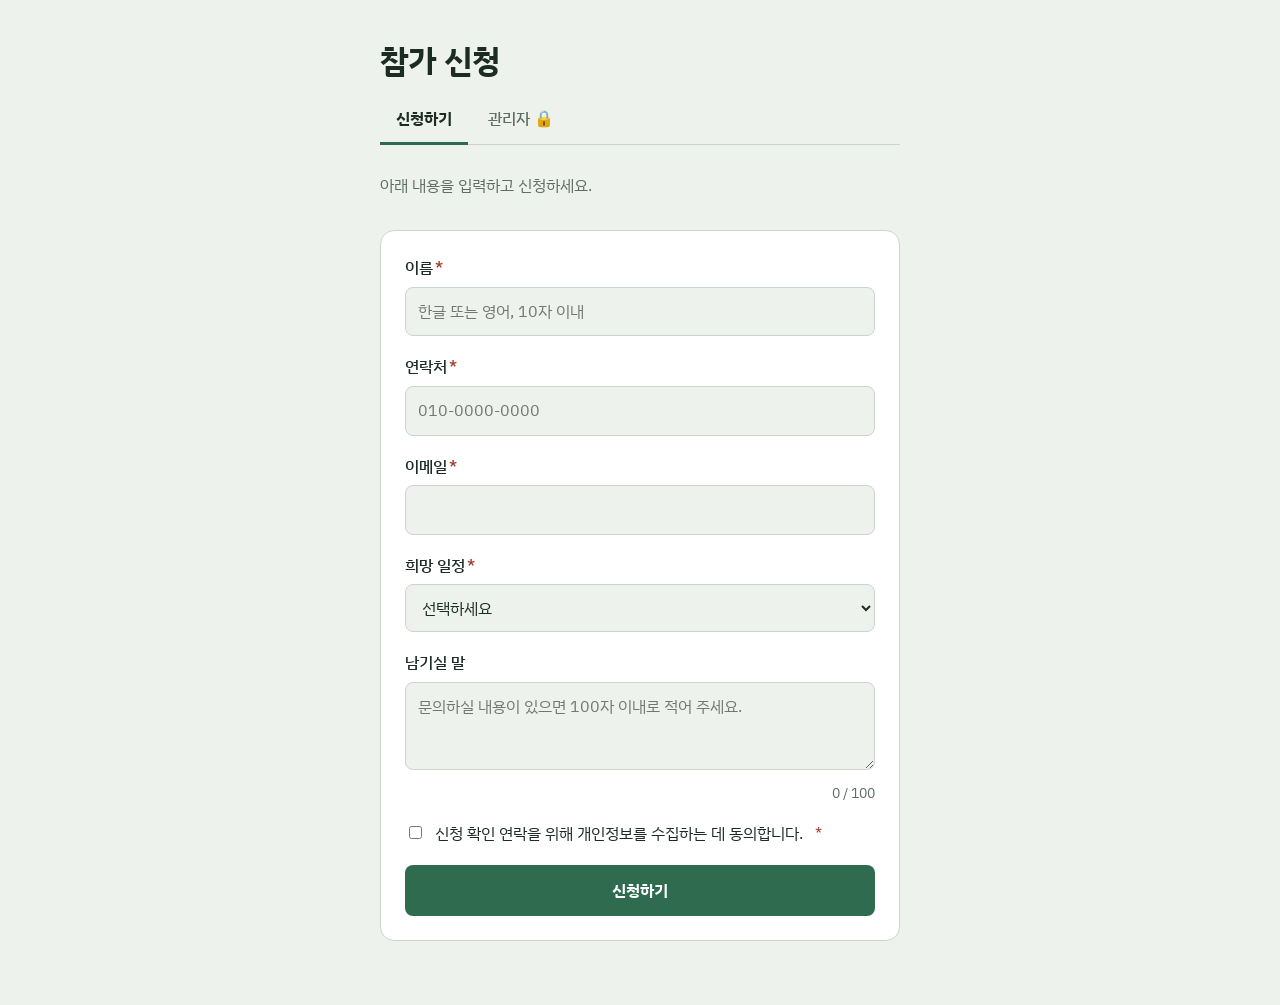
<file: public/assets/aistudio/_____v7_cefd5c12.html>
<!doctype html>
<html lang="ko">
<head>
<meta charset="utf-8">
<meta name="viewport" content="width=device-width, initial-scale=1, viewport-fit=cover">
<title>참가 신청</title>
<link rel="preconnect" href="https://fonts.googleapis.com">
<link href="https://fonts.googleapis.com/css2?family=IBM+Plex+Sans+KR:wght@400;500;700&display=swap" rel="stylesheet">
<style>
:root{
  --bg:#EEF2EC; --surface:#FFFFFF; --ink:#1C2B24; --muted:#5E6D65;
  --line:#CBD5CE; --accent:#2E6B4F; --accent-ink:#FFFFFF; --stub:#F7E9B8; --danger:#A33A2B;
  color-scheme:light;
  box-sizing:border-box;
  padding-top:env(safe-area-inset-top,0px);
  padding-bottom:env(safe-area-inset-bottom,0px);
}
@media (prefers-color-scheme:dark){
  :root:not([data-theme="light"]){
    --bg:#121A16; --surface:#1B2620; --ink:#E6EDE8; --muted:#9AAAA1;
    --line:#2F3D35; --accent:#6FC29A; --accent-ink:#0E1712; --stub:#3A3420; --danger:#E3826F;
    color-scheme:dark;
  }
}
:root[data-theme="dark"]{
  --bg:#121A16; --surface:#1B2620; --ink:#E6EDE8; --muted:#9AAAA1;
  --line:#2F3D35; --accent:#6FC29A; --accent-ink:#0E1712; --stub:#3A3420; --danger:#E3826F;
  color-scheme:dark;
}
*,*::before,*::after{box-sizing:border-box}
html{scroll-padding-top:env(safe-area-inset-top,0px)}
body{margin:0;background:var(--bg);color:var(--ink);
  font-family:"IBM Plex Sans KR","Apple SD Gothic Neo","Malgun Gothic",system-ui,sans-serif;
  font-size:16px;line-height:1.6}
main{max-width:560px;margin:0 auto;padding:40px 20px 64px}
main.wide{max-width:1040px}
h1{font-size:2rem;line-height:1.25;margin:0 0 8px;font-weight:700;letter-spacing:-0.02em}
.lead{color:var(--muted);margin:0 0 32px}
.card{background:var(--surface);border:1px solid var(--line);border-radius:14px;padding:24px}
label{display:block;font-weight:500;margin:0 0 6px}
.req{color:var(--danger);margin-left:2px}
.field{margin-bottom:18px}
input,select,textarea{width:100%;font:inherit;color:var(--ink);background:var(--bg);
  border:1px solid var(--line);border-radius:8px;padding:11px 12px}
textarea{min-height:88px;resize:vertical}
input:focus,select:focus,textarea:focus,button:focus-visible{outline:2px solid var(--accent);outline-offset:2px}
.check{display:flex;gap:10px;align-items:flex-start;font-weight:400}
.check input{width:auto;margin-top:5px}
.count{text-align:right;color:var(--muted);font-size:.85rem;margin-top:4px}
.err{color:var(--danger);font-size:.9rem;margin-top:6px;min-height:0}
button{font:inherit;font-weight:700;border:0;border-radius:8px;padding:13px 18px;cursor:pointer}
.primary{background:var(--accent);color:var(--accent-ink);width:100%}
.primary:disabled{opacity:.5;cursor:default}
.ghost{background:transparent;color:var(--ink);border:1px solid var(--line)}
.danger{background:transparent;color:var(--danger);border:1px solid var(--line)}
.row{display:flex;gap:10px;flex-wrap:wrap;margin-top:16px}
.row button{flex:1}
.notice{padding:14px 16px;border-radius:10px;background:var(--surface);border:1px dashed var(--line);color:var(--muted)}
/* 접수증 */
.ticket{display:grid;grid-template-columns:1fr auto;background:var(--surface);border:1px solid var(--line);border-radius:14px;overflow:hidden}
.ticket .body{padding:22px 24px}
.ticket .stub{background:var(--stub);padding:22px 18px;border-left:2px dashed var(--line);
  display:flex;flex-direction:column;justify-content:center;align-items:center;min-width:110px}
.stub small{color:var(--muted);font-size:.8rem}
.stub strong{font-size:1.6rem;letter-spacing:.04em}
.ticket h2{margin:0 0 12px;font-size:1.25rem}
dl{margin:0;display:grid;grid-template-columns:auto 1fr;gap:4px 14px;font-size:.95rem}
dt{color:var(--muted)} dd{margin:0;word-break:break-all}
@media (prefers-reduced-motion:no-preference){
  .ticket.new{animation:print .5s ease-out}
  @keyframes print{from{clip-path:inset(0 0 100% 0)}to{clip-path:inset(0 0 0 0)}}
}
/* 관리자 */
.admin{margin-top:0}
.tabs{display:flex;gap:4px;border-bottom:1px solid var(--line);margin:16px 0 28px}
.tabs button{background:transparent;color:var(--muted);border-radius:8px 8px 0 0;padding:10px 16px;font-weight:500;
  border-bottom:3px solid transparent;margin-bottom:-1px;display:flex;align-items:center;gap:6px}
.tabs button[aria-selected="true"]{color:var(--ink);font-weight:700;border-bottom-color:var(--accent)}
.badge{background:var(--line);color:var(--ink);border-radius:999px;font-size:.75rem;padding:1px 8px;min-width:22px;text-align:center}
.tabs button[aria-selected="true"] .badge{background:var(--accent);color:var(--accent-ink)}
.admin h2{font-size:1.25rem;margin:0 0 4px}
.admin p{margin:0 0 16px;color:var(--muted)}
.table-wrap{overflow-x:auto;background:var(--surface);border:1px solid var(--line);border-radius:12px}
table{border-collapse:collapse;width:100%;font-size:.9rem}
/* 명단: 가로 스크롤 없이 한 번에 보기 */
#adminView .table-wrap{overflow-x:visible}
#adminView td{word-break:break-all}
#adminView td.nowrap{white-space:nowrap;word-break:normal}
th,td{text-align:left;padding:10px 12px;border-bottom:1px solid var(--line);vertical-align:top}
th{color:var(--muted);font-weight:500}
tr:last-child td{border-bottom:0}
td button{padding:6px 10px;font-weight:500;font-size:.85rem}
/* 좁은 화면: 표 대신 카드 목록 */
@media (max-width:760px){
  #adminView table, #adminView tbody, #adminView tr, #adminView td{display:block;width:100%}
  #adminView thead{display:none}
  #adminView tr{padding:12px 14px;border-bottom:1px solid var(--line)}
  #adminView tr:last-child{border-bottom:0}
  #adminView td{border:0;padding:3px 0;display:grid;grid-template-columns:76px 1fr;gap:8px}
  #adminView td::before{content:attr(data-label);color:var(--muted);font-size:.85rem}
  #adminView td.empty{display:block;text-align:center}
  #adminView td.empty::before{content:none}
  #adminView td.actcell{grid-template-columns:1fr;padding-top:8px}
  #adminView td.actcell::before{content:none}
}
@media (max-width:480px){
  .ticket{grid-template-columns:1fr}
  .ticket .stub{border-left:0;border-top:2px dashed var(--line);flex-direction:row;gap:10px}
}
dialog{border:1px solid var(--line);border-radius:14px;background:var(--surface);color:var(--ink);padding:24px;width:min(360px,calc(100% - 40px))}
dialog::backdrop{background:rgba(0,0,0,.45)}
dialog p{margin:0 0 20px;font-size:1.02rem}
[hidden]{display:none!important}
/* v4 추가 */
dialog.wide{width:min(520px,calc(100% - 32px));max-height:calc(100% - 40px);overflow:auto}
dialog h3{margin:0 0 16px;font-size:1.15rem}
.toolbar{display:flex;gap:8px;flex-wrap:wrap;align-items:center;margin:0 0 14px}
.toolbar input{flex:1 1 180px;width:auto}
.toolbar button{padding:10px 14px}
.small{padding:6px 10px;font-weight:500;font-size:.85rem}
td .acts{display:flex;gap:6px;flex-wrap:nowrap}
.lock{max-width:380px;margin:24px auto 0;text-align:center}
.lock .icon{font-size:2rem;line-height:1;margin-bottom:8px}
.lock p{color:var(--muted);margin:0 0 18px}
.lock input{text-align:center;letter-spacing:.2em;margin-bottom:12px}
.adminHead{display:flex;justify-content:space-between;align-items:baseline;gap:12px;flex-wrap:wrap}
.crud{display:flex;gap:6px;flex-wrap:wrap;margin:0 0 16px}
.crud span{font-size:.78rem;border:1px solid var(--line);border-radius:999px;padding:2px 10px;color:var(--muted)}
.empty{padding:28px 16px;text-align:center;color:var(--muted)}
.masked{font-variant-numeric:tabular-nums}
</style>
</head>
<body>
<main>
  <h1>참가 신청</h1>
  <nav class="tabs" role="tablist" aria-label="화면 선택">
    <button type="button" role="tab" id="tabBtnApply" aria-controls="tabApply" aria-selected="true">신청하기</button>
    <button type="button" role="tab" id="tabBtnAdmin" aria-controls="tabAdmin" aria-selected="false">관리자 🔒</button>
  </nav>

  <!-- 신청하기 탭 -->
  <div id="tabApply" role="tabpanel" aria-labelledby="tabBtnApply">
    <p class="lead">아래 내용을 입력하고 신청하세요.</p>
    <div id="applyForm" class="card" data-enter="submit">
      <div data-fields="a"></div>
      <button id="submit" class="primary" type="button">신청하기</button>
      <div class="row" id="editRow" hidden><button type="button" class="ghost" id="cancelEdit">수정 취소</button></div>
    </div>

    <section id="done" hidden aria-live="polite">
      <div class="ticket" id="ticket">
        <div class="body">
          <h2>신청이 접수되었습니다</h2>
          <dl id="summary"></dl>
        </div>
        <div class="stub"><small>접수 번호</small><strong id="code"></strong></div>
      </div>
      <div class="row">
        <button type="button" class="ghost" id="edit">내용 수정</button>
        <button type="button" class="danger" id="withdraw">신청 취소</button>
      </div>
      <div class="row"><button type="button" class="primary" id="another">새 신청서 작성</button></div>
    </section>
  </div>

  <!-- 관리자 탭 -->
  <div id="tabAdmin" role="tabpanel" aria-labelledby="tabBtnAdmin" hidden>
    <div id="lockView" class="card lock" data-enter="pwBtn">
      <div class="icon" aria-hidden="true">🔒</div>
      <h2 style="margin:0 0 6px;font-size:1.2rem">관리자 전용</h2>
      <p>비밀번호를 입력해야 신청 명단을 볼 수 있습니다.</p>
      <input id="pw" aria-label="관리자 비밀번호" type="password" autocomplete="current-password" placeholder="비밀번호">
      <button class="primary" type="button" id="pwBtn">입장</button>
    </div>

    <section id="adminView" class="admin" hidden>
      <div class="adminHead">
        <h2>신청 명단</h2>
        <button type="button" class="ghost small" id="lockBtn">🔒 잠금</button>
      </div>
      <p id="listInfo"></p>
      <div class="toolbar">
        <input id="search" type="search" placeholder="이름·연락처·이메일·접수 번호 검색">
        <button type="button" class="primary" id="addBtn" style="width:auto">+ 신청 추가</button>
        <button type="button" class="ghost" id="csvBtn">⬇ CSV 전체 다운로드</button>
      </div>
      <div class="table-wrap">
        <table>
          <thead><tr><th>No</th><th>접수 번호</th><th>이름</th><th>연락처</th><th>이메일</th><th>희망 일정</th><th>신청 시각</th><th>관리</th></tr></thead>
          <tbody id="rows"></tbody>
        </table>
      </div>
      <div class="row"><button type="button" class="danger" id="clearAll">명단 전체 삭제</button></div>
    </section>
  </div>

  <!-- 상세 보기 (R) -->
  <dialog id="viewDlg" class="wide" aria-labelledby="viewTitle">
    <h3 id="viewTitle">신청 상세</h3>
    <dl id="viewBody"></dl>
    <div class="row">
      <button type="button" class="ghost" id="revealBtn">개인정보 보기</button>
      <button type="button" class="ghost" id="viewEdit">수정</button>
    </div>
    <div class="row"><button type="button" class="primary" data-close="viewDlg">닫기</button></div>
  </dialog>

  <!-- 추가·수정 (C·U) -->
  <dialog id="editDlg" class="wide" aria-labelledby="editTitle">
    <div id="editForm" data-enter="editSave">
      <h3 id="editTitle">신청 추가</h3>
      <div data-fields="m"></div>
      <div class="row">
        <button type="button" class="ghost" id="editCancel">취소</button>
        <button type="button" class="primary" id="editSave" style="flex:1">저장</button>
      </div>
    </div>
  </dialog>

  <!-- 안내 팝업 -->
  <dialog id="popup" aria-labelledby="popupMsg">
    <p id="popupMsg"></p>
    <div><button type="button" class="primary" id="popupOk" data-close="popup">확인</button></div>
  </dialog>
  <!-- 예/아니요 팝업 -->
  <dialog id="ask" aria-labelledby="askMsg">
    <p id="askMsg"></p>
    <div class="row" style="margin-top:0">
      <button type="button" class="ghost" data-close="ask" data-value="no">아니요</button>
      <button type="button" class="danger" data-close="ask" data-value="yes">예</button>
    </div>
  </dialog>
</main>

<script>
(() => {
  const $ = id => document.getElementById(id);
  const show = (el, on) => { el.hidden = !on; };

  /* ───────── 설정 ───────── */
  // 관리자 비밀번호는 원문 대신 SHA-256 해시로 보관
  const ADMIN_PW_HASH = "41c991eb6a66242c0454191244278183ce58cf4a6bcd372f799e4b9cc01886af";
  const MAX_FAIL = 5, LOCK_MS = 30000;
  const SLOTS = ["1회차 · 평일 오전", "2회차 · 평일 저녁", "3회차 · 주말 오후"];
  const STORE_KEY = "signup.applications.v1";

  const MSG = {
    nameEmpty: "이름을 입력하세요.",
    nameChar: "이름은 한글 또는 영어로 입력하세요.",
    nameMax: "최대 10자입니다.",
    phone: "연락처를 000-0000-0000 형식으로 입력하세요. 예: 010-1234-5678",
    phoneDup: "이미 신청된 연락처입니다.",
    email: "올바르지 않은 이메일 형식입니다.",
    emailDup: "이미 신청된 이메일입니다.",
    slot: "희망 일정을 선택하세요.",
    memoMax: "최대 100자입니다.",
    agree: "개인정보 수집에 동의해야 신청할 수 있습니다.",
  };

  /* ───────── SHA-256 (모든 환경에서 동작하도록 직접 구현) ───────── */
  function sha256(str) {
    const K = [0x428a2f98,0x71374491,0xb5c0fbcf,0xe9b5dba5,0x3956c25b,0x59f111f1,0x923f82a4,0xab1c5ed5,0xd807aa98,0x12835b01,0x243185be,0x550c7dc3,0x72be5d74,0x80deb1fe,0x9bdc06a7,0xc19bf174,0xe49b69c1,0xefbe4786,0x0fc19dc6,0x240ca1cc,0x2de92c6f,0x4a7484aa,0x5cb0a9dc,0x76f988da,0x983e5152,0xa831c66d,0xb00327c8,0xbf597fc7,0xc6e00bf3,0xd5a79147,0x06ca6351,0x14292967,0x27b70a85,0x2e1b2138,0x4d2c6dfc,0x53380d13,0x650a7354,0x766a0abb,0x81c2c92e,0x92722c85,0xa2bfe8a1,0xa81a664b,0xc24b8b70,0xc76c51a3,0xd192e819,0xd6990624,0xf40e3585,0x106aa070,0x19a4c116,0x1e376c08,0x2748774c,0x34b0bcb5,0x391c0cb3,0x4ed8aa4a,0x5b9cca4f,0x682e6ff3,0x748f82ee,0x78a5636f,0x84c87814,0x8cc70208,0x90befffa,0xa4506ceb,0xbef9a3f7,0xc67178f2];
    const bytes = new TextEncoder().encode(str);
    const len = bytes.length, bitLen = len * 8;
    const total = ((len + 9 + 63) >> 6) << 6;
    const buf = new Uint8Array(total); buf.set(bytes); buf[len] = 0x80;
    const dv = new DataView(buf.buffer);
    dv.setUint32(total - 4, bitLen >>> 0); dv.setUint32(total - 8, Math.floor(bitLen / 2 ** 32));
    let h = [0x6a09e667,0xbb67ae85,0x3c6ef372,0xa54ff53a,0x510e527f,0x9b05688c,0x1f83d9ab,0x5be0cd19];
    const w = new Uint32Array(64), rotr = (x, n) => (x >>> n) | (x << (32 - n));
    for (let o = 0; o < total; o += 64) {
      for (let i = 0; i < 16; i++) w[i] = dv.getUint32(o + i * 4);
      for (let i = 16; i < 64; i++) {
        const s0 = rotr(w[i-15],7) ^ rotr(w[i-15],18) ^ (w[i-15] >>> 3);
        const s1 = rotr(w[i-2],17) ^ rotr(w[i-2],19) ^ (w[i-2] >>> 10);
        w[i] = (w[i-16] + s0 + w[i-7] + s1) >>> 0;
      }
      let [a,b,c,d,e,f,g,hh] = h;
      for (let i = 0; i < 64; i++) {
        const t1 = (hh + (rotr(e,6) ^ rotr(e,11) ^ rotr(e,25)) + ((e & f) ^ (~e & g)) + K[i] + w[i]) >>> 0;
        const t2 = ((rotr(a,2) ^ rotr(a,13) ^ rotr(a,22)) + ((a & b) ^ (a & c) ^ (b & c))) >>> 0;
        hh = g; g = f; f = e; e = (d + t1) >>> 0; d = c; c = b; b = a; a = (t1 + t2) >>> 0;
      }
      h = h.map((v, i) => (v + [a,b,c,d,e,f,g,hh][i]) >>> 0);
    }
    return h.map(v => v.toString(16).padStart(8, "0")).join("");
  }

  /* ───────── 개인정보 가림(마스킹) ───────── */
  function maskName(n) {
    const c = [...(n || "")];
    if (c.length <= 1) return "*";
    if (c.length === 2) return c[0] + "*";
    return c[0] + "*".repeat(c.length - 2) + c[c.length - 1];
  }
  const maskPhone = p => (p || "").replace(/^(\d{3})-\d{4}-(\d{4})$/, "$1-****-$2");
  function maskEmail(e) {
    const [id, dom] = (e || "").split("@");
    if (!dom) return "***";
    return (id.length <= 2 ? id[0] : id.slice(0, 2)) + "***@" + dom;
  }

  /* ───────── 브라우저 임시 저장소(localStorage) ───────── */
  let storageOk = true;
  function loadList() {
    try { const v = JSON.parse(localStorage.getItem(STORE_KEY) || "[]"); return Array.isArray(v) ? v : []; }
    catch { storageOk = false; return []; }
  }
  function saveList(list) {
    try { localStorage.setItem(STORE_KEY, JSON.stringify(list)); return true; }
    catch { storageOk = false; return false; }
  }
  const newId = () => Date.now().toString(36) + Math.random().toString(36).slice(2, 6);
  const newCode = list => { let c; do { c = Math.random().toString(36).slice(2, 8).toUpperCase().padEnd(6, "0"); } while (list.some(x => x.code === c)); return c; };
  const fmt = iso => { try { return new Date(iso).toLocaleString("ko-KR", { dateStyle: "short", timeStyle: "short" }); } catch { return ""; } };

  /* ───────── 팝업 ───────── */
  let focusAfter = null;
  function popup(msg, focusEl) {
    focusAfter = focusEl || null;
    $("popupMsg").textContent = msg;
    if (!$("popup").open) $("popup").showModal();
  }
  $("popup").addEventListener("close", () => { if (focusAfter) focusAfter.focus(); focusAfter = null; });
  function ask(msg) {
    const d = $("ask"); $("askMsg").textContent = msg; d.returnValue = "";
    return new Promise(res => { d.addEventListener("close", () => res(d.returnValue === "yes"), { once: true }); d.showModal(); });
  }

  /* ───────── 입력 항목 (신청서·관리자 수정에서 공통 사용) ───────── */
  function fieldsHTML(p, agreeText) {
    return `
      <div class="field"><label for="${p}-name">이름<span class="req">*</span></label>
        <input id="${p}-name" autocomplete="off" placeholder="한글 또는 영어, 10자 이내"></div>
      <div class="field"><label for="${p}-phone">연락처<span class="req">*</span></label>
        <input id="${p}-phone" type="tel" inputmode="numeric" autocomplete="off" placeholder="010-0000-0000" maxlength="13"></div>
      <div class="field"><label for="${p}-email">이메일<span class="req">*</span></label>
        <input id="${p}-email" type="email" autocomplete="off" maxlength="80"></div>
      <div class="field"><label for="${p}-slot">희망 일정<span class="req">*</span></label>
        <select id="${p}-slot"><option value="">선택하세요</option>${SLOTS.map(s => `<option>${s}</option>`).join("")}</select></div>
      <div class="field"><label for="${p}-memo">남기실 말</label>
        <textarea id="${p}-memo" placeholder="문의하실 내용이 있으면 100자 이내로 적어 주세요."></textarea>
        <div class="count" id="${p}-memoCount">0 / 100</div></div>
      <div class="field"><label class="check"><input id="${p}-agree" type="checkbox"> ${agreeText}<span class="req">*</span></label></div>`;
  }
  document.querySelector('[data-fields="a"]').innerHTML = fieldsHTML("a", "신청 확인 연락을 위해 개인정보를 수집하는 데 동의합니다.");
  document.querySelector('[data-fields="m"]').innerHTML = fieldsHTML("m", "신청자에게 개인정보 수집 동의를 받았습니다.");

  function bindFields(p) {
    const f = k => $(`${p}-${k}`);
    // 이름: 영어·한글만, 숫자·공백·기호 불가, 최대 10자
    const cleanName = () => {
      const v = f("name").value.replace(/[^a-zA-Z가-힣ㄱ-ㅎㅏ-ㅣ]/g, "");
      f("name").value = [...v].slice(0, 10).join("");
      if ([...v].length > 10) popup(MSG.nameMax, f("name"));
    };
    f("name").addEventListener("input", e => { if (!e.isComposing) cleanName(); });
    f("name").addEventListener("compositionend", cleanName);
    // 연락처: 숫자만, 자동 하이픈
    f("phone").addEventListener("input", e => {
      const d = e.target.value.replace(/\D/g, "").slice(0, 11);
      e.target.value = d.length > 7 ? `${d.slice(0,3)}-${d.slice(3,7)}-${d.slice(7)}` : d.length > 3 ? `${d.slice(0,3)}-${d.slice(3)}` : d;
    });
    // 이메일: 공백 불가
    f("email").addEventListener("input", e => { if (!e.isComposing && /\s/.test(e.target.value)) e.target.value = e.target.value.replace(/\s/g, ""); });
    // 남기실 말: 최대 100자
    const count = () => { f("memoCount").textContent = `${[...f("memo").value].length} / 100`; };
    const cleanMemo = () => {
      const c = [...f("memo").value];
      if (c.length > 100) { f("memo").value = c.slice(0, 100).join(""); popup(MSG.memoMax, f("memo")); }
      count();
    };
    f("memo").addEventListener("input", e => { if (e.isComposing) count(); else cleanMemo(); });
    f("memo").addEventListener("compositionend", cleanMemo);
  }
  bindFields("a"); bindFields("m");

  function fillFields(p, d) {
    const f = k => $(`${p}-${k}`);
    f("name").value = d?.name || ""; f("phone").value = d?.phone || ""; f("email").value = d?.email || "";
    f("slot").value = d?.slot || ""; f("memo").value = d?.memo || ""; f("agree").checked = !!d;
    f("memoCount").textContent = `${[...f("memo").value].length} / 100`;
  }
  function readFields(p) {
    const f = k => $(`${p}-${k}`);
    return { name: f("name").value, phone: f("phone").value, email: f("email").value,
             slot: f("slot").value, memo: f("memo").value.trim(), agree: f("agree").checked };
  }

  // 형식 검사 + 중복 검사 → 첫 번째 오류 [메시지, 입력란] 반환
  function check(p, excludeId) {
    const v = readFields(p), f = k => $(`${p}-${k}`);
    if (!v.name) return [MSG.nameEmpty, f("name")];
    if (!/^[a-zA-Z가-힣]{1,10}$/.test(v.name)) return [MSG.nameChar, f("name")];
    if (!/^\d{3}-\d{4}-\d{4}$/.test(v.phone)) return [MSG.phone, f("phone")];
    if (!/^[^\s@]+@[^\s@]+\.[^\s@]+$/.test(v.email)) return [MSG.email, f("email")];
    if (!SLOTS.includes(v.slot)) return [MSG.slot, f("slot")];
    if ([...v.memo].length > 100) return [MSG.memoMax, f("memo")];
    if (!v.agree) return [MSG.agree, f("agree")];
    const others = loadList().filter(x => x.id !== excludeId);
    if (others.some(x => x.phone === v.phone)) return [MSG.phoneDup, f("phone")];
    if (others.some(x => x.email.toLowerCase() === v.email.toLowerCase())) return [MSG.emailDup, f("email")];
    return null;
  }

  // C·U 공통 저장
  function upsert(p, existing) {
    const list = loadList(), v = readFields(p), now = new Date().toISOString();
    const entry = { id: existing?.id || newId(), code: existing?.code || newCode(list),
      name: v.name, phone: v.phone, email: v.email, slot: v.slot, memo: v.memo,
      createdAt: existing?.createdAt || now, updatedAt: now };
    const next = existing ? list.map(x => x.id === entry.id ? entry : x) : [...list, entry];
    if (!saveList(next)) popup("이 브라우저에서는 신청 내용을 저장할 수 없어 명단에 남지 않습니다.");
    return entry;
  }
  function remove(id) { saveList(loadList().filter(x => x.id !== id)); }

  function fillDl(dl, rows) {
    dl.textContent = "";
    rows.forEach(([k, v]) => {
      const dt = document.createElement("dt"); dt.textContent = k;
      const dd = document.createElement("dd"); dd.textContent = v; dl.append(dt, dd);
    });
  }

  /* ───────── 신청하기 탭 (신청자 본인의 C·R·U·D) ───────── */
  let mine = null, justSubmitted = false;
  function renderApply() {
    // 본인 신청이 관리자에 의해 삭제·수정됐을 수 있으니 저장소 기준으로 다시 확인
    if (mine) mine = loadList().find(x => x.id === mine.id) || (storageOk ? null : mine);
    if (mine) {
      show($("applyForm"), false); show($("done"), true);
      fillDl($("summary"), [["이름", maskName(mine.name)], ["연락처", maskPhone(mine.phone)], ["이메일", maskEmail(mine.email)],
        ["희망 일정", mine.slot], ["신청 시각", fmt(mine.updatedAt)]]);
      $("code").textContent = mine.code;
      $("ticket").classList.toggle("new", justSubmitted); justSubmitted = false;
    } else {
      show($("done"), false); show($("applyForm"), true); show($("editRow"), false);
      $("submit").textContent = "신청하기";
    }
  }
  $("submit").addEventListener("click", () => {
    const bad = check("a", mine?.id); if (bad) return popup(...bad);
    mine = upsert("a", mine); justSubmitted = true; renderApply(); window.scrollTo(0, 0);
  });
  $("edit").addEventListener("click", () => {
    fillFields("a", mine); show($("done"), false); show($("applyForm"), true); show($("editRow"), true);
    $("submit").textContent = "수정 내용 저장"; $("a-name").focus();
  });
  $("cancelEdit").addEventListener("click", renderApply);
  $("withdraw").addEventListener("click", async () => {
    if (!(await ask("신청을 취소할까요? 입력한 내용이 삭제됩니다."))) return;
    remove(mine.id); mine = null; fillFields("a", null); renderApply();
  });
  $("another").addEventListener("click", () => { mine = null; fillFields("a", null); renderApply(); $("a-name").focus(); });

  /* ───────── 관리자 탭 ───────── */
  let unlocked = false, failCount = 0, lockUntil = 0;

  function renderAdmin() {
    show($("lockView"), !unlocked); show($("adminView"), unlocked);
    document.querySelector("main").classList.toggle("wide", unlocked && !$("tabAdmin").hidden);
    $("tabBtnAdmin").textContent = unlocked ? "관리자" : "관리자 🔒";
    if (unlocked) renderList(); else setTimeout(() => $("pw").focus(), 0);
  }
  $("pwBtn").addEventListener("click", () => {
    const left = lockUntil - Date.now();
    if (left > 0) return popup(`비밀번호를 ${MAX_FAIL}회 틀려 ${Math.ceil(left / 1000)}초 뒤에 다시 입력할 수 있습니다.`, $("pw"));
    const pw = $("pw").value; $("pw").value = "";
    if (!pw) return popup("비밀번호를 입력하세요.", $("pw"));
    if (sha256(pw) === ADMIN_PW_HASH) { unlocked = true; failCount = 0; renderAdmin(); return; }
    failCount++;
    if (failCount >= MAX_FAIL) { failCount = 0; lockUntil = Date.now() + LOCK_MS; popup(`비밀번호를 ${MAX_FAIL}회 틀렸습니다. 30초 뒤에 다시 입력하세요.`, $("pw")); }
    else popup(`비밀번호가 올바르지 않습니다. (${failCount}/${MAX_FAIL})`, $("pw"));
  });
  function lockAdmin() { unlocked = false; $("search").value = ""; ["viewDlg", "editDlg"].forEach(id => $(id).open && $(id).close()); }
  $("lockBtn").addEventListener("click", () => { lockAdmin(); renderAdmin(); });

  // R: 목록 (개인정보 가림 표시 + 검색)
  function renderList() {
    if (!unlocked) return;
    const all = loadList().sort((a, b) => String(a.createdAt).localeCompare(String(b.createdAt)));
    const q = $("search").value.trim().toLowerCase(), qd = q.replace(/\D/g, "");
    const list = all.map((d, i) => ({ ...d, no: i + 1 })).filter(d => !q ||
      d.name.toLowerCase().includes(q) || d.email.toLowerCase().includes(q) || d.code.toLowerCase().includes(q) ||
      (qd.length >= 4 && d.phone.replace(/\D/g, "").includes(qd)));
    const tb = $("rows"); tb.textContent = "";
    if (!list.length) {
      const tr = document.createElement("tr"), td = document.createElement("td");
      td.colSpan = 8; td.className = "empty"; td.textContent = all.length ? "검색 결과가 없습니다." : "아직 신청이 없습니다.";
      tr.append(td); tb.append(tr);
    }
    list.forEach(d => {
      const tr = document.createElement("tr");
      const LABELS = ["No", "접수 번호", "이름", "연락처", "이메일", "희망 일정", "신청 시각"];
      const NOWRAP = [0, 1, 2, 3, 6];
      [d.no, d.code, maskName(d.name), maskPhone(d.phone), maskEmail(d.email), d.slot, fmt(d.createdAt)].forEach((v, i) => {
        const td = document.createElement("td"); td.textContent = v; td.dataset.label = LABELS[i];
        td.className = "masked" + (NOWRAP.includes(i) ? " nowrap" : ""); tr.append(td);
      });
      const td = document.createElement("td"), box = document.createElement("div"); box.className = "acts"; td.className = "actcell";
      [["보기", "ghost", () => openView(d.id)], ["수정", "ghost", () => openEdit(d.id)], ["삭제", "danger", () => delOne(d.id)]]
        .forEach(([t, c, fn]) => { const b = document.createElement("button"); b.type = "button"; b.className = `${c} small`; b.textContent = t; b.addEventListener("click", fn); box.append(b); });
      td.append(box); tr.append(td); tb.append(tr);
    });
    show($("clearAll"), all.length > 0); $("csvBtn").disabled = all.length === 0;
    $("listInfo").textContent = !storageOk
      ? "이 브라우저에서는 임시 저장을 사용할 수 없어 명단을 보여 줄 수 없습니다."
      : `이 브라우저에 ${all.length}명의 신청이 임시 저장되어 있습니다.${q ? ` 검색 결과 ${list.length}건.` : ""} 개인정보는 가려서 표시합니다.`;
  }
  $("search").addEventListener("input", renderList);

  // R: 상세 보기 (기본은 가림, 버튼으로 잠시 보기)
  let viewId = null, revealed = false;
  function renderView() {
    const d = loadList().find(x => x.id === viewId); if (!d) { $("viewDlg").close(); return; }
    fillDl($("viewBody"), [["접수 번호", d.code],
      ["이름", revealed ? d.name : maskName(d.name)], ["연락처", revealed ? d.phone : maskPhone(d.phone)],
      ["이메일", revealed ? d.email : maskEmail(d.email)], ["희망 일정", d.slot], ["남기실 말", d.memo || "—"],
      ["신청 시각", fmt(d.createdAt)], ["최종 수정", fmt(d.updatedAt)]]);
    $("revealBtn").textContent = revealed ? "다시 가리기" : "개인정보 보기";
  }
  function openView(id) { viewId = id; revealed = false; renderView(); $("viewDlg").showModal(); }
  $("revealBtn").addEventListener("click", () => { revealed = !revealed; renderView(); });
  $("viewDlg").addEventListener("close", () => { revealed = false; });
  $("viewEdit").addEventListener("click", () => { const id = viewId; $("viewDlg").close(); openEdit(id); });

  // C·U: 추가·수정
  let editing = null;
  function openEdit(id) {
    editing = id ? loadList().find(x => x.id === id) || null : null;
    $("editTitle").textContent = editing ? `신청 수정 · ${editing.code}` : "신청 추가";
    fillFields("m", editing); $("editDlg").showModal(); $("m-name").focus();
  }
  $("addBtn").addEventListener("click", () => openEdit(null));
  $("editCancel").addEventListener("click", () => $("editDlg").close());
  $("editSave").addEventListener("click", () => {
    const bad = check("m", editing?.id); if (bad) return popup(...bad);
    upsert("m", editing); $("editDlg").close(); renderList(); renderApply();
  });

  // D: 삭제
  async function delOne(id) {
    const d = loadList().find(x => x.id === id); if (!d) return;
    if (!(await ask(`${maskName(d.name)}님(${d.code})의 신청을 삭제할까요?`))) return;
    remove(id); renderList(); renderApply();
  }
  $("clearAll").addEventListener("click", async () => {
    if (!(await ask("이 브라우저에 저장된 신청 명단을 모두 삭제할까요?"))) return;
    try { localStorage.removeItem(STORE_KEY); } catch {}
    renderList(); renderApply();
  });

  /* ───────── form 태그 대신 쓰는 공통 동작 ─────────
     게시된 페이지에서는 <form> 제출이 막혀 있어 버튼 클릭과 Enter 키로 직접 처리 */
  document.addEventListener("click", e => {
    const b = e.target.closest("[data-close]"); if (!b) return;
    const d = $(b.dataset.close); if (d?.open) d.close(b.dataset.value || "");
  });
  document.addEventListener("keydown", e => {
    if (e.key !== "Enter" || e.isComposing || e.target.tagName === "TEXTAREA" || e.target.tagName === "BUTTON") return;
    const box = e.target.closest("[data-enter]"); if (!box) return;
    e.preventDefault(); $(box.dataset.enter).click();
  });

  /* ───────── CSV 전체 다운로드 ───────── */
  // claude.ai 게시 페이지는 downloads 기능으로, 그 밖(Netlify 등)은 브라우저 기본 다운로드로 저장
  let downloadsApi = null;
  if (window.claude && typeof window.claude.use === "function") {
    window.claude.use("downloads").then(d => { downloadsApi = d; }).catch(() => {});
  }
  function csvCell(v) {
    let t = String(v ?? "");
    if (/^[=+\-@\t\r]/.test(t)) t = "'" + t;            // 엑셀 수식 실행 방지
    return /[",\r\n]/.test(t) ? `"${t.replace(/"/g, '""')}"` : t;
  }
  function buildCsv(list) {
    const head = ["No", "접수 번호", "이름", "연락처", "이메일", "희망 일정", "남기실 말", "신청 시각", "최종 수정"];
    const rows = list.map((d, i) => [i + 1, d.code, d.name, d.phone, d.email, d.slot, d.memo, fmt(d.createdAt), fmt(d.updatedAt)]);
    return "\uFEFF" + [head, ...rows].map(r => r.map(csvCell).join(",")).join("\r\n"); // BOM: 엑셀 한글 깨짐 방지
  }
  $("csvBtn").addEventListener("click", async () => {
    if (!unlocked) return;
    const list = loadList().sort((a, b) => String(a.createdAt).localeCompare(String(b.createdAt)));
    if (!list.length) return popup("다운로드할 신청이 없습니다.");
    if (!(await ask(`개인정보(이름·연락처·이메일)가 가리지 않은 상태로 담긴 파일입니다. 신청 ${list.length}건을 CSV로 다운로드할까요?`))) return;
    const n = new Date(), pad = x => String(x).padStart(2, "0");
    const filename = `신청명단_${n.getFullYear()}${pad(n.getMonth() + 1)}${pad(n.getDate())}_${pad(n.getHours())}${pad(n.getMinutes())}.csv`;
    const csv = buildCsv(list);
    if (downloadsApi) {
      try { await downloadsApi.save({ filename, data: new Blob([csv], { type: "text/csv;charset=utf-8" }) }); }
      catch (e) {
        if (e?.code === "declined") return;
        popup(e?.code === "rate_limited" ? "다운로드 창이 이미 열려 있습니다. 잠시 후 다시 시도하세요." : "이 화면에서는 파일을 다운로드할 수 없습니다.");
      }
      return;
    }
    try {
      const url = URL.createObjectURL(new Blob([csv], { type: "text/csv;charset=utf-8" }));
      const a = document.createElement("a"); a.href = url; a.download = filename;
      document.body.append(a); a.click(); a.remove();
      setTimeout(() => URL.revokeObjectURL(url), 1000);
    } catch { popup("이 화면에서는 파일을 다운로드할 수 없습니다."); }
  });

  /* ───────── 탭 전환 ───────── */
  function showTab(name) {
    const admin = name === "admin";
    $("tabApply").hidden = admin; $("tabAdmin").hidden = !admin;
    document.querySelector("main").classList.toggle("wide", admin && unlocked);
    $("tabBtnApply").setAttribute("aria-selected", String(!admin));
    $("tabBtnAdmin").setAttribute("aria-selected", String(admin));
    if (admin) renderAdmin();
    else { lockAdmin(); $("tabBtnAdmin").textContent = "관리자 🔒"; renderApply(); } // 신청하기로 돌아가면 다시 잠금
  }
  $("tabBtnApply").addEventListener("click", () => showTab("apply"));
  $("tabBtnAdmin").addEventListener("click", () => showTab("admin"));
  window.addEventListener("storage", e => { if (e.key === STORE_KEY || e.key === null) { renderList(); } });

  renderApply();
  showTab(location.hash === "#admin" ? "admin" : "apply");
})();
</script>

</body>
</html>
</file>
